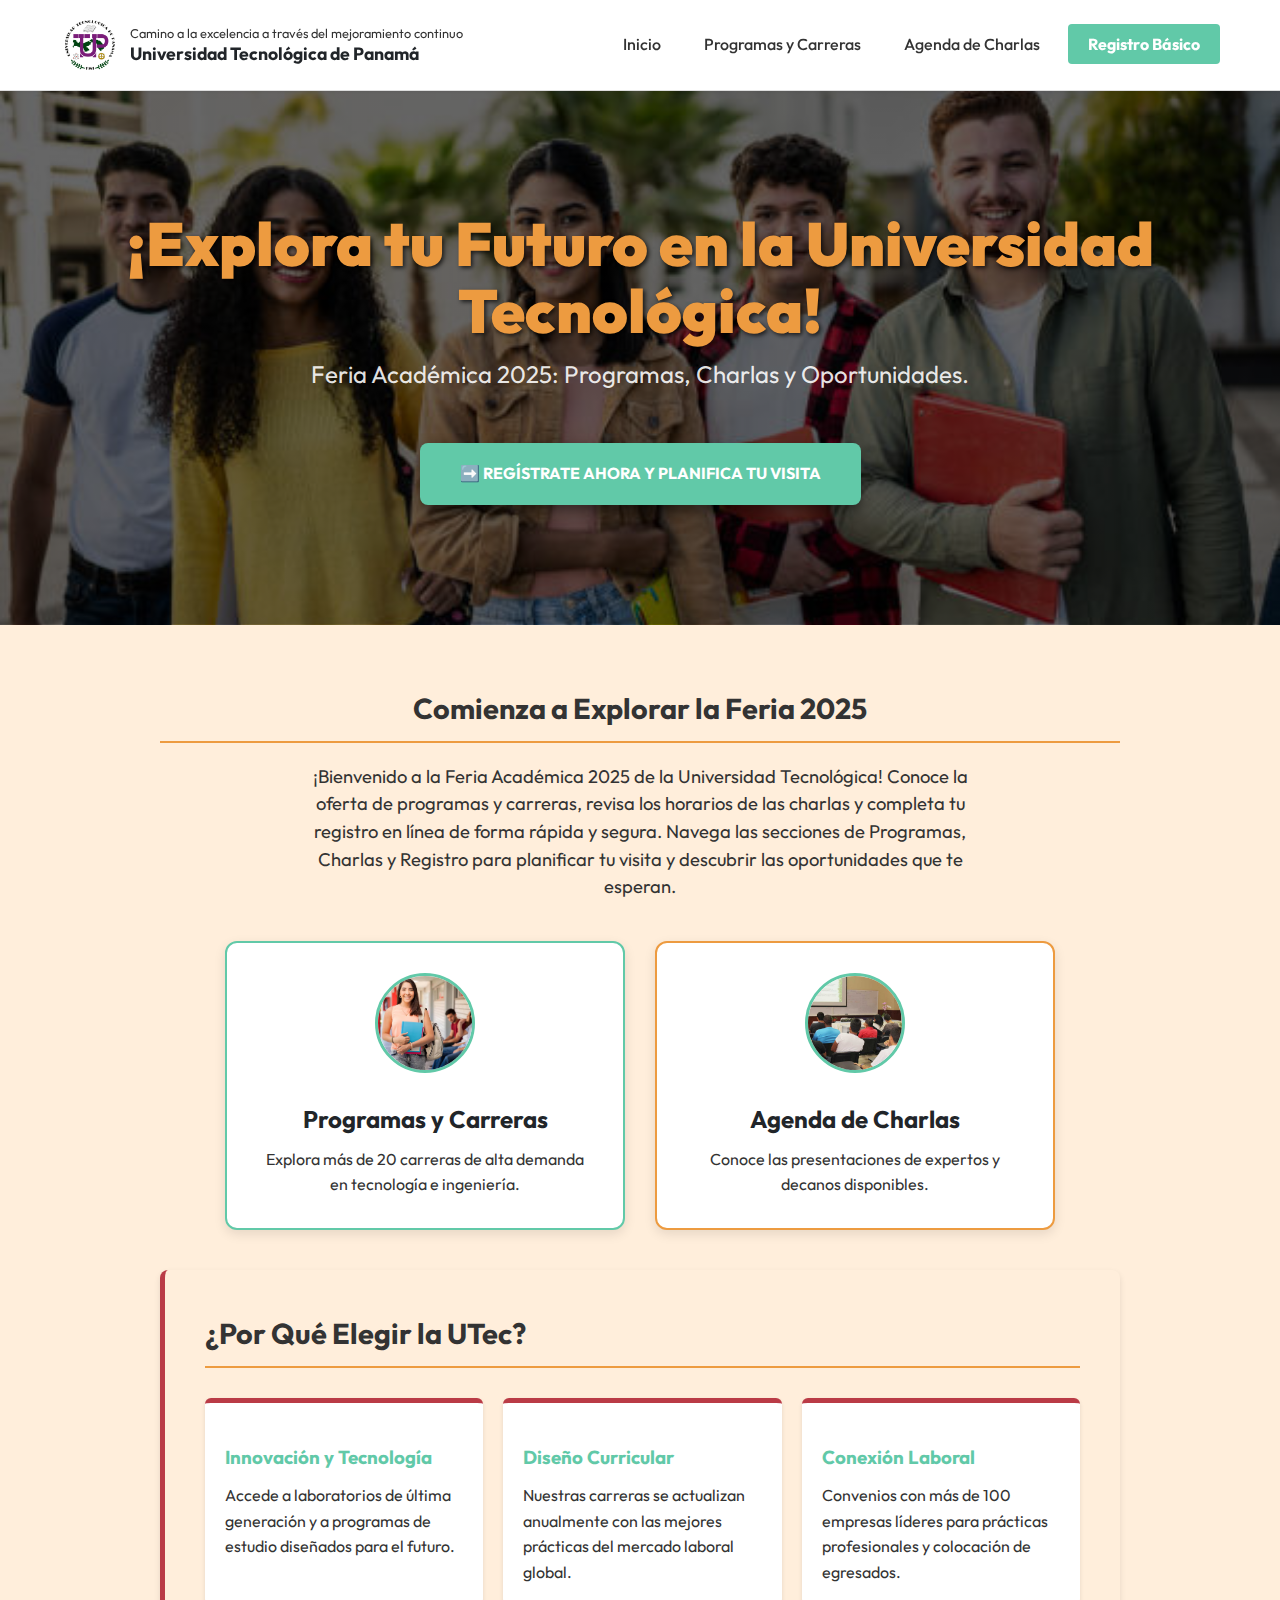
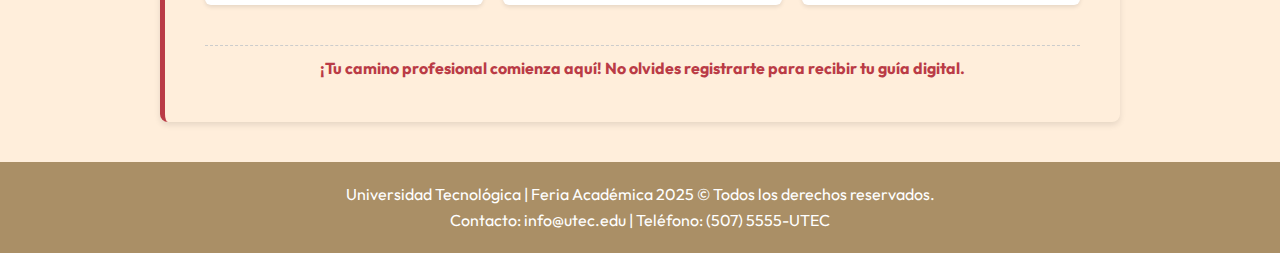
<file: index.html>
<!DOCTYPE html>
<html lang="es">
<head>
    <meta charset="UTF-8">
    <meta name="viewport" content="width=device-width, initial-scale=1.0">
    <title>Feria Académica 2025 | Universidad Tecnológica</title>
    <link rel="stylesheet" href="estilos.css"> 
    <link rel="preconnect" href="https://fonts.googleapis.com">
    <link rel="preconnect" href="https://fonts.gstatic.com" crossorigin>
    <link href="https://fonts.googleapis.com/css2?family=Outfit:wght@100..900&display=swap" rel="stylesheet">
</head>
<body>
    
    <div class="top-bar">
        <div class="nav-container top-nav-content">
            
            <div class="logo-text-container">
                
                <a href="index.html" class="logo-link-img">
                    <img src="img/logo.png" alt="Logo de la Universidad Tecnológica" class="header-logo">
                </a>
                
                <div class="institutional-text">
                    <p class="subtitle">Camino a la excelencia a través del mejoramiento continuo</p>
                    <h1 class="main-title">Universidad Tecnológica de Panamá</h1>
                </div>
            </div>
            
            <nav class="main-navigation">
                <a href="index.html">Inicio</a>
                <a href="carreras.html">Programas y Carreras</a>
                <a href="charlas.html">Agenda de Charlas</a>
                <a href="registro.html" class="nav-cta-button">Registro Básico</a>
            </nav>
        </div>
    </div>
    
    <header class="main-header">
        <h1>¡Explora tu Futuro en la Universidad Tecnológica!</h1>
        <h2>Feria Académica 2025: Programas, Charlas y Oportunidades.</h2>
        
        <a href="registro.html" class="cta-button">
            ➡️ Regístrate Ahora y Planifica tu Visita
        </a>
    </header>
    
    <main class="content-container">
        
        <section class="welcome-info-section">
            <h2 class="phase-title">Comienza a Explorar la Feria 2025</h2>
            <p class="welcome-intro">
                ¡Bienvenido a la Feria Académica 2025 de la Universidad Tecnológica!
Conoce la oferta de programas y carreras, revisa los horarios de las charlas y completa tu registro en línea de forma rápida y segura. Navega las secciones de Programas, Charlas y Registro para planificar tu visita y descubrir las oportunidades que te esperan.
            </p>

            <div class="info-highlight-container">
                
                <div class="info-highlight-card primary-card">
                    <img src="img/universitario.jpg" alt="Estudiantes en Programas" class="highlight-image">
                    <h3>Programas y Carreras</h3>
                    <p>Explora más de 20 carreras de alta demanda en tecnología e ingeniería.</p>
                </div>
                
                <div class="info-highlight-card secondary-card">
                    <img src="img/charlas1.jpg" alt="Charlas y Conferencias" class="highlight-image">
                    <h3>Agenda de Charlas</h3>
                    <p>Conoce las presentaciones de expertos y decanos disponibles.</p>
                </div>
            </div>
        </section>
        
        <section class="primary-bg phase-block">
            <h2 class="phase-title">¿Por Qué Elegir la UTec?</h2>
            
            <div class="maintenance-cards-container">
                
                <article class="maintenance-card">
                    <h3>Innovación y Tecnología</h3>
                    <p>Accede a laboratorios de última generación y a programas de estudio diseñados para el futuro.</p>
                </article>

                <article class="maintenance-card">
                    <h3>Diseño Curricular</h3>
                    <p>Nuestras carreras se actualizan anualmente con las mejores prácticas del mercado laboral global.</p>
                </article>

                <article class="maintenance-card">
                    <h3>Conexión Laboral</h3>
                    <p>Convenios con más de 100 empresas líderes para prácticas profesionales y colocación de egresados.</p>
                </article>
            </div>

            <p class="result" style="text-align: center; margin-top: 40px;">¡Tu camino profesional comienza aquí! No olvides registrarte para recibir tu guía digital.</p>
        </section>

    </main>

    <footer class="footer">
        <p>Universidad Tecnológica | Feria Académica 2025 &copy; Todos los derechos reservados.</p>
        <p>Contacto: info@utec.edu | Teléfono: (507) 5555-UTEC</p>
    </footer>

</body>
</html>
</file>
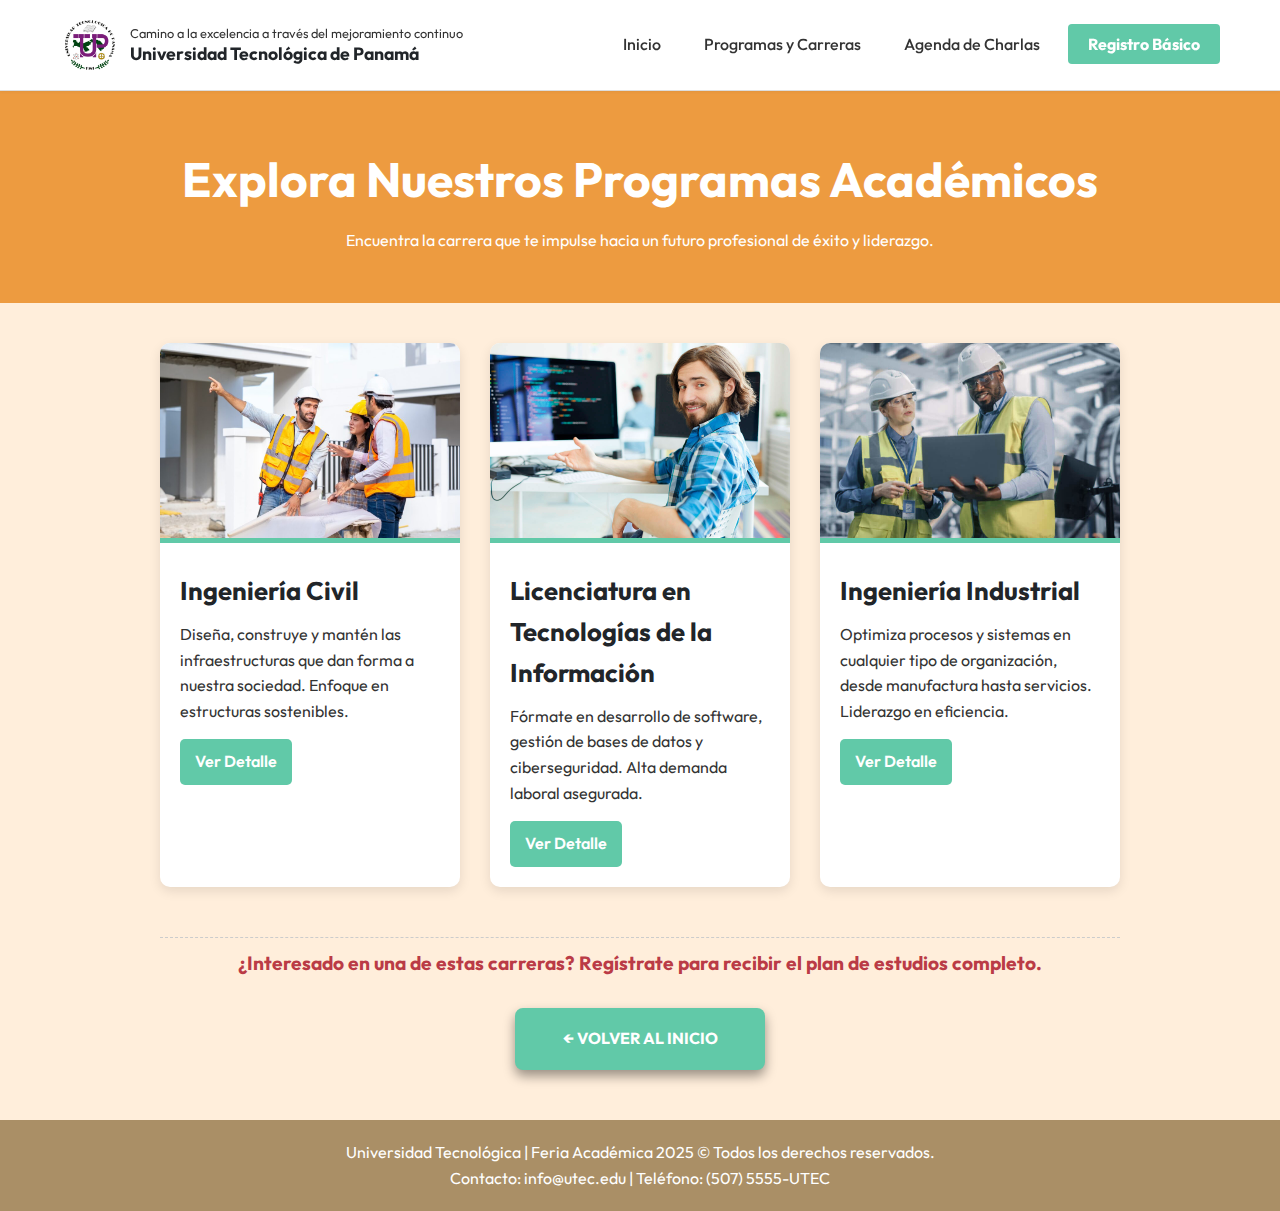
<file: carreras.html>
<!DOCTYPE html>
<html lang="es">
<head>
    <meta charset="UTF-8">
    <meta name="viewport" content="width=device-width, initial-scale=1.0">
    <title>Programas y Carreras | Feria Académica 2025</title>
    <link rel="stylesheet" href="estilos.css"> 
    <link rel="preconnect" href="https://fonts.googleapis.com">
    <link rel="preconnect" href="https://fonts.gstatic.com" crossorigin>
    <link href="https://fonts.googleapis.com/css2?family=Outfit:wght@100..900&display=swap" rel="stylesheet">
</head>
<body>
    
    <div class="top-bar">
        <div class="nav-container top-nav-content">
            <div class="logo-text-container">
                <a href="index.html" class="logo-link-img">
                    <img src="img/logo.png" alt="Logo de la Universidad Tecnológica" class="header-logo">
                </a>
                <div class="institutional-text">
                    <p class="subtitle">Camino a la excelencia a través del mejoramiento continuo</p>
                    <h1 class="main-title">Universidad Tecnológica de Panamá</h1>
                </div>
            </div>
            <nav class="main-navigation">
                <a href="index.html">Inicio</a>
                <a href="carreras.html">Programas y Carreras</a>
                <a href="charlas.html">Agenda de Charlas</a>
                <a href="registro.html" class="nav-cta-button">Registro Básico</a>
            </nav>
        </div>
    </div>
    
    <header class="carreras-header">
        <h1>Explora Nuestros Programas Académicos</h1>
        <p>Encuentra la carrera que te impulse hacia un futuro profesional de éxito y liderazgo.</p>
    </header>
    
    <main class="content-container">

        <section class="carrera-gallery">
            
            <article class="carrera-card">
                <img src="img/ing-civ.jpg" alt="Ingeniería Civil">
                <div class="carrera-content">
                    <h3>Ingeniería Civil</h3>
                    <p>Diseña, construye y mantén las infraestructuras que dan forma a nuestra sociedad. Enfoque en estructuras sostenibles.</p>
                    <a href="registro.html?carrera=civil" class="link-btn">Ver Detalle</a>
                </div>
            </article>

            <article class="carrera-card">
                <img src="img/lic-sist.jpg" alt="Licenciatura en Tecnologías de la Información">
                <div class="carrera-content">
                    <h3>Licenciatura en Tecnologías de la Información</h3>
                    <p>Fórmate en desarrollo de software, gestión de bases de datos y ciberseguridad. Alta demanda laboral asegurada.</p>
                    <a href="registro.html?carrera=ti" class="link-btn">Ver Detalle</a>
                </div>
            </article>

            <article class="carrera-card">
                <img src="img/ing-ind.jpg" alt="Ingeniería Industrial">
                <div class="carrera-content">
                    <h3>Ingeniería Industrial</h3>
                    <p>Optimiza procesos y sistemas en cualquier tipo de organización, desde manufactura hasta servicios. Liderazgo en eficiencia.</p>
                    <a href="registro.html?carrera=industrial" class="link-btn">Ver Detalle</a>
                </div>
            </article>
            
        </section>

        <p class="result" style="text-align: center; margin-top: 50px; font-size: 1.2rem;">
            ¿Interesado en una de estas carreras? Regístrate para recibir el plan de estudios completo.
        </p>
        
        <a href="index.html" class="cta-button" style="display: block; width: 250px; margin: 30px auto 50px; text-align: center;">
            ← Volver al Inicio
        </a>
    </main>

    <footer class="footer">
        <p>Universidad Tecnológica | Feria Académica 2025 &copy; Todos los derechos reservados.</p>
        <p>Contacto: info@utec.edu | Teléfono: (507) 5555-UTEC</p>
    </footer>

</body>
</html>
</file>
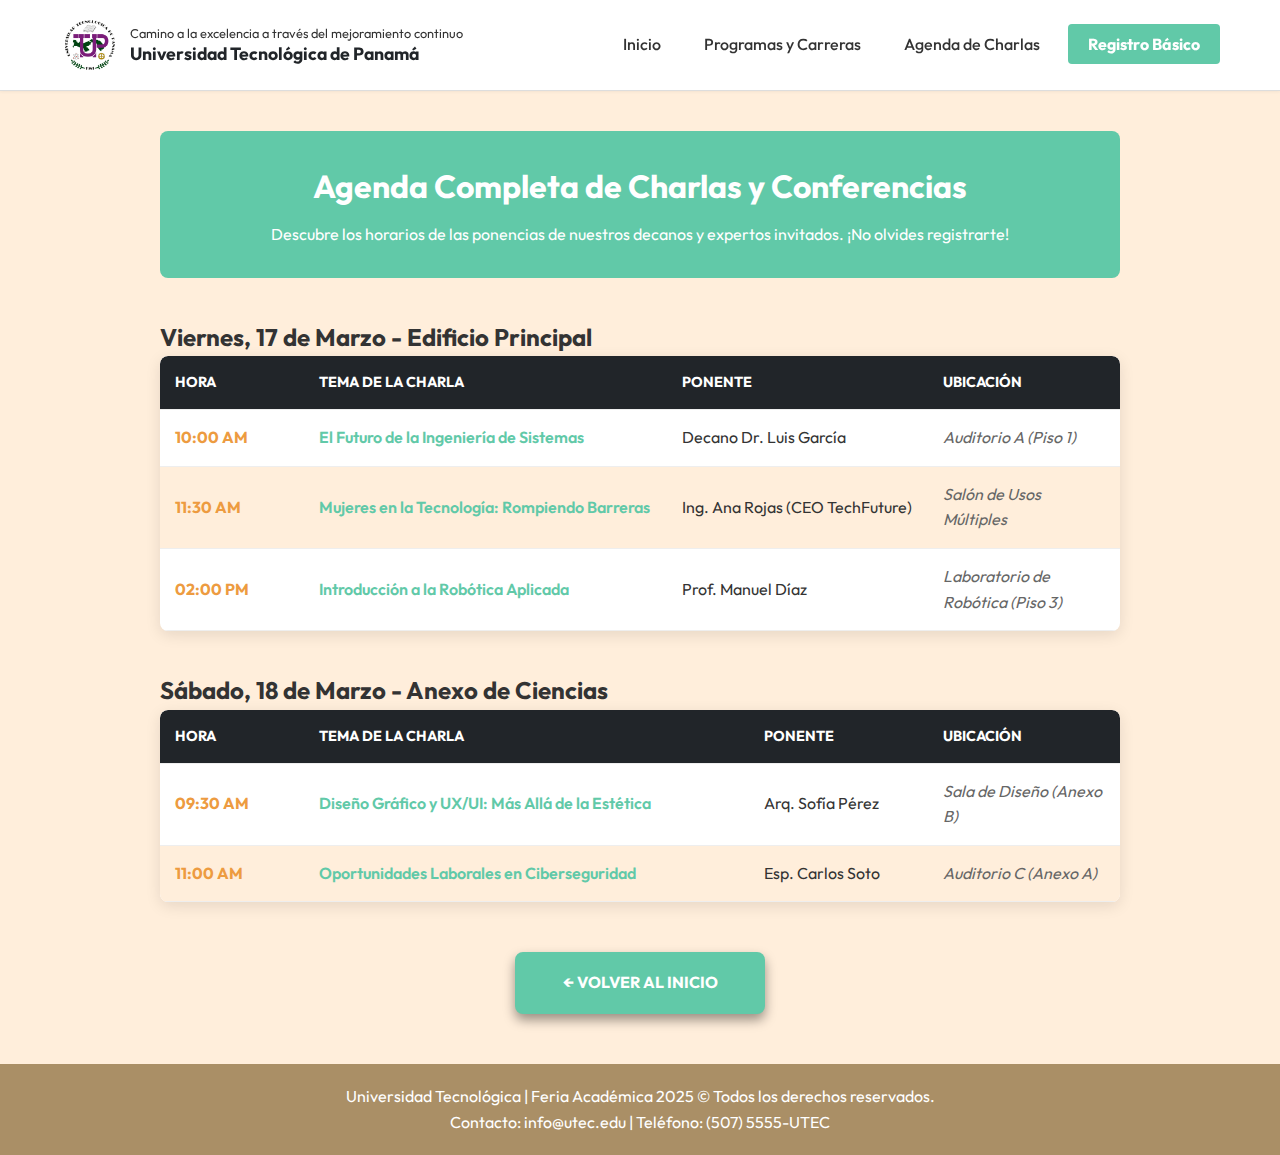
<file: charlas.html>
<!DOCTYPE html>
<html lang="es">
<head>
    <meta charset="UTF-8">
    <meta name="viewport" content="width=device-width, initial-scale=1.0">
    <title>Agenda de Charlas | Feria Académica 2025</title>
    <link rel="stylesheet" href="estilos.css"> 
    <link rel="preconnect" href="https://fonts.googleapis.com">
    <link rel="preconnect" href="https://fonts.gstatic.com" crossorigin>
    <link href="https://fonts.googleapis.com/css2?family=Outfit:wght@100..900&display=swap" rel="stylesheet">
</head>
<body>
    
    <div class="top-bar">
        <div class="nav-container top-nav-content">
            <div class="logo-text-container">
                <a href="index.html" class="logo-link-img">
                    <img src="img/logo.png" alt="Logo de la Universidad Tecnológica" class="header-logo">
                </a>
                <div class="institutional-text">
                    <p class="subtitle">Camino a la excelencia a través del mejoramiento continuo</p>
                    <h1 class="main-title">Universidad Tecnológica de Panamá</h1>
                </div>
            </div>
            <nav class="main-navigation">
                <a href="index.html">Inicio</a>
                <a href="carreras.html">Programas y Carreras</a>
                <a href="charlas.html">Agenda de Charlas</a>
                <a href="registro.html" class="nav-cta-button">Registro Básico</a>
            </nav>
        </div>
    </div>
    
    <main class="content-container">
        
        <header class="schedule-header">
            <h1>Agenda Completa de Charlas y Conferencias</h1>
            <p>Descubre los horarios de las ponencias de nuestros decanos y expertos invitados. ¡No olvides registrarte!</p>
        </header>

        <section>
            <h2>Viernes, 17 de Marzo - Edificio Principal</h2>
            <table class="schedule-table">
                <thead>
                    <tr>
                        <th>Hora</th>
                        <th>Tema de la Charla</th>
                        <th>Ponente</th>
                        <th>Ubicación</th>
                    </tr>
                </thead>
                <tbody>
                    <tr>
                        <td class="time-col" data-label="Hora">10:00 AM</td>
                        <td class="topic-col" data-label="Tema">El Futuro de la Ingeniería de Sistemas</td>
                        <td data-label="Ponente">Decano Dr. Luis García</td>
                        <td class="location-col" data-label="Ubicación">Auditorio A (Piso 1)</td>
                    </tr>
                    <tr>
                        <td class="time-col" data-label="Hora">11:30 AM</td>
                        <td class="topic-col" data-label="Tema">Mujeres en la Tecnología: Rompiendo Barreras</td>
                        <td data-label="Ponente">Ing. Ana Rojas (CEO TechFuture)</td>
                        <td class="location-col" data-label="Ubicación">Salón de Usos Múltiples</td>
                    </tr>
                    <tr>
                        <td class="time-col" data-label="Hora">02:00 PM</td>
                        <td class="topic-col" data-label="Tema">Introducción a la Robótica Aplicada</td>
                        <td data-label="Ponente">Prof. Manuel Díaz</td>
                        <td class="location-col" data-label="Ubicación">Laboratorio de Robótica (Piso 3)</td>
                    </tr>
                </tbody>
            </table>
        </section>

        <section style="margin-top: 40px;">
            <h2>Sábado, 18 de Marzo - Anexo de Ciencias</h2>
            <table class="schedule-table">
                <thead>
                    <tr>
                        <th>Hora</th>
                        <th>Tema de la Charla</th>
                        <th>Ponente</th>
                        <th>Ubicación</th>
                    </tr>
                </thead>
                <tbody>
                    <tr>
                        <td class="time-col" data-label="Hora">09:30 AM</td>
                        <td class="topic-col" data-label="Tema">Diseño Gráfico y UX/UI: Más Allá de la Estética</td>
                        <td data-label="Ponente">Arq. Sofía Pérez</td>
                        <td class="location-col" data-label="Ubicación">Sala de Diseño (Anexo B)</td>
                    </tr>
                    <tr>
                        <td class="time-col" data-label="Hora">11:00 AM</td>
                        <td class="topic-col" data-label="Tema">Oportunidades Laborales en Ciberseguridad</td>
                        <td data-label="Ponente">Esp. Carlos Soto</td>
                        <td class="location-col" data-label="Ubicación">Auditorio C (Anexo A)</td>
                    </tr>
                </tbody>
            </table>
        </section>

        <a href="index.html" class="cta-button" style="display: block; width: 250px; margin: 50px auto; text-align: center;">
            ← Volver al Inicio
        </a>
    </main>

    <footer class="footer">
        <p>Universidad Tecnológica | Feria Académica 2025 &copy; Todos los derechos reservados.</p>
        <p>Contacto: info@utec.edu | Teléfono: (507) 5555-UTEC</p>
    </footer>

</body>
</html>
</file>
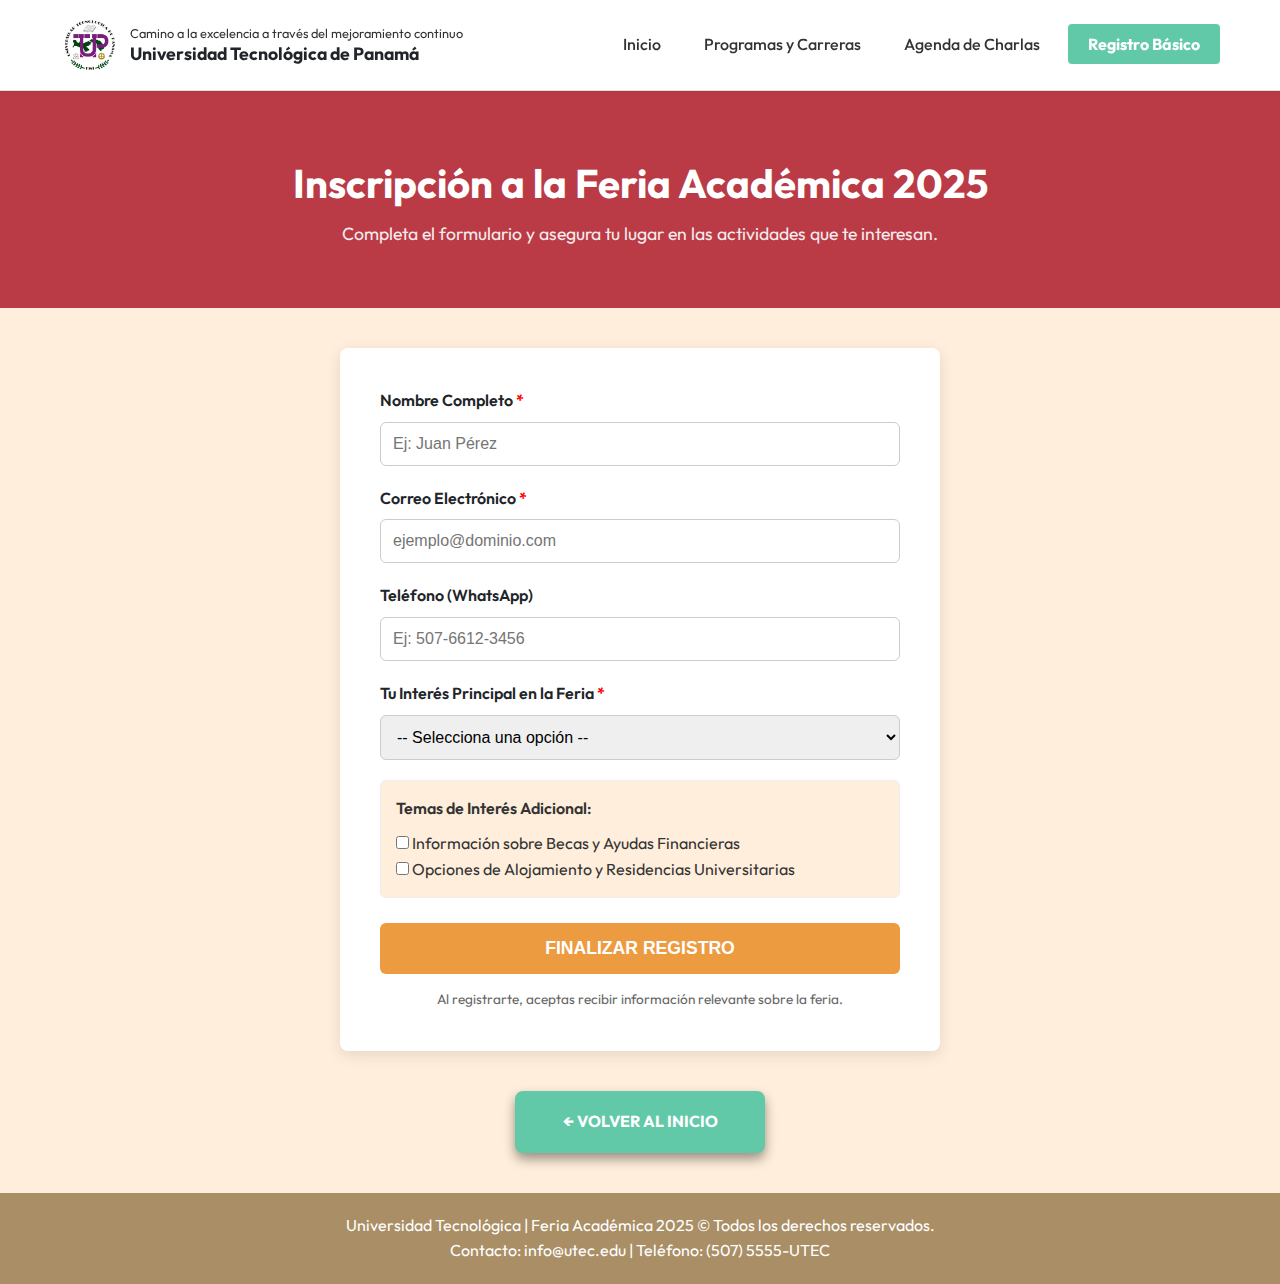
<file: registro.html>
<!DOCTYPE html>
<html lang="es">
<head>
    <meta charset="UTF-8">
    <meta name="viewport" content="width=device-width, initial-scale=1.0">
    <title>Registro Básico | Feria Académica 2025</title>
    <link rel="stylesheet" href="estilos.css"> 
    <link rel="preconnect" href="https://fonts.googleapis.com">
    <link rel="preconnect" href="https://fonts.gstatic.com" crossorigin>
    <link href="https://fonts.googleapis.com/css2?family=Outfit:wght@100..900&display=swap" rel="stylesheet">
</head>
<body>
    
    <div class="top-bar">
        <div class="nav-container top-nav-content">
            <div class="logo-text-container">
                <a href="index.html" class="logo-link-img">
                    <img src="img/logo.png" alt="Logo de la Universidad Tecnológica" class="header-logo">
                </a>
                <div class="institutional-text">
                    <p class="subtitle">Camino a la excelencia a través del mejoramiento continuo</p>
                    <h1 class="main-title">Universidad Tecnológica de Panamá</h1>
                </div>
            </div>
            <nav class="main-navigation">
                <a href="index.html">Inicio</a>
                <a href="carreras.html">Programas y Carreras</a>
                <a href="charlas.html">Agenda de Charlas</a>
                <a href="registro.html" class="nav-cta-button">Registro Básico</a>
            </nav>
        </div>
    </div>
    
    <header class="registration-header">
        <h1>Inscripción a la Feria Académica 2025</h1>
        <p>Completa el formulario y asegura tu lugar en las actividades que te interesan.</p>
    </header>
    
    <main class="content-container">
        <div class="registration-form-container">
            
            <form action="#" method="POST">
                
                <div class="form-group">
                    <label for="name">Nombre Completo <span style="color: red;">*</span></label>
                    <input type="text" id="name" name="name" required placeholder="Ej: Juan Pérez">
                </div>
                
                <div class="form-group">
                    <label for="email">Correo Electrónico <span style="color: red;">*</span></label>
                    <input type="email" id="email" name="email" required placeholder="ejemplo@dominio.com">
                </div>
                
                <div class="form-group">
                    <label for="phone">Teléfono (WhatsApp)</label>
                    <input type="tel" id="phone" name="phone" placeholder="Ej: 507-6612-3456">
                </div>
                
                <div class="form-group">
                    <label for="interest">Tu Interés Principal en la Feria <span style="color: red;">*</span></label>
                    <select id="interest" name="interest" required>
                        <option value="">-- Selecciona una opción --</option>
                        <option value="careers">Conocer Carreras y Programas</option>
                        <option value="talks">Asistir a Charlas y Conferencias</option>
                        <option value="both">Ambos (Carreras y Charlas)</option>
                        <option value="other">Información General</option>
                    </select>
                </div>
                
                <div class="checkbox-group">
                    <p style="margin-bottom: 10px; font-weight: 600;">Temas de Interés Adicional:</p>
                    
                    <div>
                        <input type="checkbox" id="scholarships" name="topics" value="scholarships">
                        <label for="scholarships">Información sobre Becas y Ayudas Financieras</label>
                    </div>
                    
                    <div>
                        <input type="checkbox" id="housing" name="topics" value="housing">
                        <label for="housing">Opciones de Alojamiento y Residencias Universitarias</label>
                    </div>
                </div>
                
                <button type="submit" class="submit-button">
                    FINALIZAR REGISTRO
                </button>
                
                <p style="font-size: 0.85rem; color: #666; text-align: center; margin-top: 15px;">
                    Al registrarte, aceptas recibir información relevante sobre la feria.
                </p>
            </form>
            
        </div>

        <a href="index.html" class="cta-button" style="display: block; width: 250px; margin: 30px auto; text-align: center;">
            ← Volver al Inicio
        </a>
    </main>

    <footer class="footer">
        <p>Universidad Tecnológica | Feria Académica 2025 &copy; Todos los derechos reservados.</p>
        <p>Contacto: info@utec.edu | Teléfono: (507) 5555-UTEC</p>
    </footer>

</body>
</html>
</file>
<file: estilos.css>
/* --- VARIABLES Y CONFIGURACIÓN GLOBAL (PALETA COOLORS FINAL) --- */
:root {
    /* Paleta de Colores Basada en Coolors */
    --color-main-red: #BA3B46;      /* Acento Secundario (Bordes de Tarjeta, Resultados) */
    --color-main-teal: #61C9A8;     /* Navegación y Hover CTA (Verde Cubano) */
    --color-accent-orange: #ED9B40; /* Acento Principal, Botón CTA (Naranja Zanahoria) */
    --color-accent-brown: #AA8F66;  /* Footer y Hover Nav (Caramelo) */
    --color-light-bg: #FFEEDB;      /* Fondo de Contenido Alterno (Blanco Antiguo) */
    
    /* Color principal oscuro para el banner (Estilo moderno/profesional) */
    --color-dark-main: #212529; 

    --color-white: #ffffff;
    --color-text: #333333; /* Color de texto oscuro */
}

* {
    box-sizing: border-box;
    margin: 0;
    padding: 0;
}

body {
    font-family: 'Outfit', sans-serif;
    line-height: 1.6;
    background-color: var(--color-light-bg);
    color: var(--color-text);
}

/* --- BARRA SUPERIOR (TOP-BAR) - Logo, Título y Navegación --- */
.top-bar {
    background-color: var(--color-white); 
    border-bottom: 1px solid #ddd;
    box-shadow: 0 1px 3px rgba(0, 0, 0, 0.05);
    position: sticky; 
    top: 0;
    z-index: 1000;
}

.top-nav-content {
    display: flex;
    justify-content: space-between; 
    align-items: center;
    padding: 15px 20px;
    max-width: 1200px;
    margin: 0 auto;
}

/* --- LOGO Y TEXTO INSTITUCIONAL --- */
.logo-text-container {
    display: flex; 
    align-items: center; 
    text-align: left; 
}

.logo-link-img {
    display: flex; 
}

.header-logo {
    display: block; 
    max-width: 60px; 
    height: auto;
    margin-right: 10px; 
}

.institutional-text {
    line-height: 1.2;
}

.institutional-text .subtitle {
    font-size: 0.8rem;
    color: var(--color-text); 
    font-weight: 400;
    margin-bottom: 2px;
}

.institutional-text .main-title {
    font-size: 1.1rem;
    color: var(--color-dark-main); 
    font-weight: 700;
    margin: 0;
}

/* --- NAVEGACIÓN PRINCIPAL --- */
.main-navigation a {
    color: var(--color-text);
    text-decoration: none;
    font-weight: 500;
    padding: 10px 15px;
    margin-left: 10px;
    transition: color 0.3s, background-color 0.3s;
    border-radius: 4px;
}

.main-navigation a:hover {
    color: var(--color-main-teal);
}

/* --- BOTÓN CTA EN LA BARRA DE NAVEGACIÓN --- */
.nav-cta-button {
    background-color: var(--color-main-teal) !important; 
    color: var(--color-white) !important;
    font-weight: 700 !important;
    padding: 10px 20px !important;
    border-radius: 4px !important;
}

.nav-cta-button:hover {
    background-color: #50b094 !important;
    color: var(--color-white) !important;
}

/* ---------------------------------------------------- */
/* --- HEADER PRINCIPAL (BANNER CON IMAGEN DE FONDO) --- */
/* ---------------------------------------------------- */
.main-header {
    background-image: 
        linear-gradient(rgba(0, 0, 0, 0.6), rgba(0, 0, 0, 0.6)),
        url('../img/universidad.jpg'); 
        
    background-size: cover;
    background-position: center;
    
    color: var(--color-white);
    padding: 120px 20px 120px; 
    text-align: center;
}

.main-header h1 {
    font-size: 3.8rem; 
    font-weight: 900;
    margin-bottom: 10px; 
    line-height: 1.1;
    color: var(--color-accent-orange); 
    text-shadow: 2px 2px 4px rgba(0, 0, 0, 0.7); 
}

.main-header h2 {
    font-size: 1.5rem; 
    font-weight: 400;
    color: rgba(255, 255, 255, 0.9); 
    margin-bottom: 30px; 
}

/* --- BOTÓN CTA (PRINCIPAL) --- */
.cta-button {
    background-color: var(--color-main-teal); 
    color: var(--color-white); 
    border: none;
    padding: 18px 40px; 
    margin-top: 20px;
    cursor: pointer;
    border-radius: 8px; 
    transition: background-color 0.3s, transform 0.1s;
    font-family: 'Outfit', sans-serif;
    font-weight: 700;
    text-transform: uppercase;
    text-decoration: none; 
    display: inline-block; 
    box-shadow: 0 6px 12px rgba(0, 0, 0, 0.4); 
}

.cta-button:hover {
    background-color: var(--color-accent-orange); 
    color: var(--color-text);
    transform: translateY(-2px);
    box-shadow: 0 8px 16px rgba(0, 0, 0, 0.5);
}

/* ------------------------------------------------------------------- */
/* --- SECCIÓN DE BIENVENIDA Y TARJETAS INFORMATIVAS (INDEX) --- */
/* ------------------------------------------------------------------- */

.welcome-info-section {
    padding: 20px 0 40px; 
    text-align: center;
}

.welcome-intro {
    font-size: 1.15rem;
    color: var(--color-text);
    margin: 15px auto 40px;
    max-width: 700px;
    line-height: 1.5;
}

.info-highlight-container {
    display: flex;
    gap: 30px;
    justify-content: center;
    margin-top: 30px;
}

.info-highlight-card {
    flex: 1; 
    max-width: 400px;
    text-align: center; 
    padding: 30px;
    border-radius: 12px;
    transition: transform 0.3s ease, box-shadow 0.3s ease;
    box-shadow: 0 4px 12px rgba(0, 0, 0, 0.1);
    background-color: var(--color-white); 
}

.info-highlight-card:hover {
    transform: translateY(-8px); 
    box-shadow: 0 10px 25px rgba(0, 0, 0, 0.2);
    cursor: default;
}

.highlight-image {
    width: 100px; 
    height: 100px;
    object-fit: cover;
    border-radius: 50%; 
    margin-bottom: 20px;
    border: 3px solid var(--color-main-teal); 
}

.info-highlight-card h3 {
    font-size: 1.5rem;
    margin-bottom: 8px;
    font-weight: 700;
    color: var(--color-dark-main); 
}

.info-highlight-card p {
    font-size: 1rem;
    font-weight: 400;
    color: var(--color-text);
}

/* Estilos Específicos para cada Tarjeta */
.primary-card {
    border: 2px solid var(--color-main-teal); 
}
.secondary-card {
    border: 2px solid var(--color-accent-orange); 
}


/* ------------------------------------------------------------------- */
/* --- ORGANIZACIÓN DEL CONTENIDO Y HIGHLIGHTS INFERIORES --- */
/* ------------------------------------------------------------------- */
.content-container {
    max-width: 1000px;
    margin: 40px auto;
    padding: 0 20px;
}

.phase-block {
    padding: 40px;
    margin-bottom: 30px;
    background-color: var(--color-white);
    border-radius: 8px;
    box-shadow: 0 3px 6px rgba(0, 0, 0, 0.1);
    border-left: 5px solid var(--color-accent-orange);
}

.primary-bg {
    background-color: var(--color-light-bg);
    border-left: 5px solid var(--color-main-red);
}

.phase-title {
    color: var(--color-text); 
    margin-bottom: 20px;
    font-size: 1.8rem;
    border-bottom: 2px solid var(--color-accent-orange);
    padding-bottom: 10px;
}

.phase-block h3 {
    color: var(--color-main-teal);
    margin-top: 20px;
}

.result {
    font-weight: 700;
    color: var(--color-main-red);
    margin-top: 25px;
    padding-top: 10px;
    border-top: 1px dashed #ccc;
}

/* --- TARJETAS DE HIGHLIGHTS INFERIORES (Mantenidas) --- */
.maintenance-cards-container {
    display: flex;
    justify-content: space-between;
    gap: 20px;
    margin-top: 30px;
}

.maintenance-card {
    flex: 1;
    background-color: var(--color-white);
    padding: 20px;
    border-radius: 6px;
    box-shadow: 0 2px 4px rgba(0, 0, 0, 0.1);
    transition: transform 0.3s;
    border-top: 5px solid var(--color-main-red); 
}

.maintenance-card:hover {
    transform: translateY(-5px);
    box-shadow: 0 4px 8px rgba(0, 0, 0, 0.2);
}

.maintenance-card h3 {
    color: var(--color-main-teal);
    margin-bottom: 10px;
}

/* --- FOOTER --- */
.footer {
    background-color: var(--color-accent-brown);
    color: var(--color-white);
    text-align: center;
    padding: 20px;
    margin-top: 40px;
}

/* ------------------------------------------------------------------- */
/* --- ESTILOS ESPECÍFICOS PARA LA PÁGINA DE REGISTRO (REGISTRO.HTML) --- */
/* ------------------------------------------------------------------- */
.registration-header {
    background-color: var(--color-main-red);
    color: var(--color-white);
    padding: 60px 20px;
    text-align: center;
}
.registration-header h1 {
    font-size: 2.5rem;
    margin-bottom: 5px;
}
.registration-header p {
    font-size: 1.1rem;
    opacity: 0.9;
}
.registration-form-container {
    max-width: 600px;
    margin: 40px auto;
    padding: 40px;
    background-color: var(--color-white);
    border-radius: 8px;
    box-shadow: 0 4px 15px rgba(0, 0, 0, 0.1);
}
.form-group {
    margin-bottom: 20px;
}
.form-group label {
    display: block;
    margin-bottom: 8px;
    font-weight: 600;
    color: var(--color-dark-main);
}
.form-group input[type="text"],
.form-group input[type="email"],
.form-group input[type="tel"],
.form-group select {
    width: 100%;
    padding: 12px;
    border: 1px solid #ccc;
    border-radius: 6px;
    font-size: 1rem;
    transition: border-color 0.3s;
}
.form-group input:focus,
.form-group select:focus {
    border-color: var(--color-main-teal);
    outline: none;
    box-shadow: 0 0 5px rgba(97, 201, 168, 0.5);
}
.checkbox-group {
    margin-bottom: 25px;
    padding: 15px;
    border: 1px solid #eee;
    border-radius: 6px;
    background-color: var(--color-light-bg);
}
.checkbox-group label {
    display: inline-block;
    margin-right: 15px;
    font-weight: 400;
}
.submit-button {
    background-color: var(--color-accent-orange);
    color: var(--color-white);
    border: none;
    padding: 15px 30px;
    font-size: 1.1rem;
    font-weight: 700;
    border-radius: 6px;
    cursor: pointer;
    width: 100%;
    transition: background-color 0.3s, transform 0.1s;
}
.submit-button:hover {
    background-color: #d17f30;
    transform: translateY(-1px);
}

/* ------------------------------------------------------------------- */
/* --- ESTILOS PARA HORARIOS.HTML (Tabla Estética) --- */
/* ------------------------------------------------------------------- */
.schedule-header {
    padding: 30px 20px;
    text-align: center;
    background-color: var(--color-main-teal);
    color: var(--color-white);
    margin-bottom: 40px;
    border-radius: 8px;
}
.schedule-header h1 {
    font-size: 2rem;
    margin-bottom: 10px;
}
.schedule-table {
    width: 100%;
    border-collapse: separate;
    border-spacing: 0;
    box-shadow: 0 4px 15px rgba(0, 0, 0, 0.1);
    border-radius: 8px;
    overflow: hidden;
    background-color: var(--color-white);
}

.schedule-table th, .schedule-table td {
    padding: 15px;
    text-align: left;
    border-bottom: 1px solid #eee;
}

.schedule-table th {
    background-color: var(--color-dark-main);
    color: var(--color-white);
    font-weight: 700;
    text-transform: uppercase;
    font-size: 0.9rem;
}
.schedule-table th:first-child {
    border-top-left-radius: 8px;
}
.schedule-table th:last-child {
    border-top-right-radius: 8px;
}

.schedule-table tr:nth-child(even) {
    background-color: var(--color-light-bg);
}
.schedule-table tr:hover {
    background-color: #fff5e0;
}

/* Estilos de columna específicos */
.schedule-table .time-col {
    font-weight: 700;
    color: var(--color-accent-orange);
    width: 15%;
}
.schedule-table .topic-col {
    font-weight: 600;
    color: var(--color-main-teal);
}
.schedule-table .location-col {
    font-style: italic;
    color: #666;
    width: 20%;
}

/* ------------------------------------------------------------------- */
/* --- ESTILOS PARA CARRERAS.HTML (Galería y Tarjetas) --- */
/* ------------------------------------------------------------------- */
.carreras-header {
    padding: 50px 20px;
    text-align: center;
    background-color: var(--color-accent-orange);
    color: var(--color-white);
    margin-bottom: 40px;
}
.carreras-header h1 {
    font-size: 3rem;
    margin-bottom: 10px;
}
.carrera-gallery {
    display: grid;
    grid-template-columns: repeat(auto-fit, minmax(300px, 1fr));
    gap: 30px;
    margin-top: 30px;
}
.carrera-card {
    background-color: var(--color-white);
    border-radius: 10px;
    overflow: hidden;
    box-shadow: 0 4px 12px rgba(0, 0, 0, 0.1);
    transition: transform 0.3s ease, box-shadow 0.3s ease;
}
.carrera-card:hover {
    transform: translateY(-5px);
    box-shadow: 0 8px 20px rgba(0, 0, 0, 0.2);
}
.carrera-card img {
    width: 100%;
    height: 200px;
    object-fit: cover;
    border-bottom: 5px solid var(--color-main-teal);
}
.carrera-content {
    padding: 20px;
}
.carrera-content h3 {
    font-size: 1.6rem;
    color: var(--color-dark-main);
    margin-bottom: 10px;
}
.carrera-content p {
    color: var(--color-text);
    margin-bottom: 15px;
}
.carrera-content .link-btn {
    display: inline-block;
    background-color: var(--color-main-teal);
    color: var(--color-white);
    padding: 10px 15px;
    border-radius: 5px;
    text-decoration: none;
    font-weight: 600;
    transition: background-color 0.3s;
}
.carrera-content .link-btn:hover {
    background-color: var(--color-main-red);
}


/* ------------------------------------------------------------------- */
/* --- DISEÑO ADAPTABLE (RESPONSIVE DESIGN) 📱 --- */
/* ------------------------------------------------------------------- */
@media (max-width: 900px) {
    .main-navigation a {
        padding: 8px 10px;
        margin-left: 5px;
    }
}

@media (max-width: 768px) {
    /* Barra Superior y Navegación Móvil */
    .top-nav-content {
        flex-direction: column;
        padding: 10px 20px;
        gap: 10px;
    }
    
    .logo-text-container {
        flex-direction: column; 
        text-align: center;
    }
    .header-logo {
        max-width: 50px;
        margin-right: 0;
        margin-bottom: 5px;
    }
    .institutional-text .subtitle {
        font-size: 0.7rem;
    }
    .institutional-text .main-title {
        font-size: 1.0rem;
    }
    
    .main-navigation {
        width: 100%;
        text-align: center;
    }
    
    .main-navigation a { 
        display: block;
        padding: 8px 0; 
        margin: 5px 0; 
        border-bottom: 1px solid #eee;
    }
    
    .nav-cta-button {
        margin-top: 10px;
    }
    
    /* Banner Principal Móvil */
    .main-header { 
        padding: 80px 15px 80px; 
    }
    .main-header h1 { 
        font-size: 2.5rem; 
    }
    .main-header h2 { 
        font-size: 1.3rem; 
    }
    
    .cta-button {
        padding: 15px 30px;
    }
    
    /* Tarjetas Informativas Móvil (Index) */
    .info-highlight-container { 
        flex-direction: column;
        gap: 20px;
    }
    
    .info-highlight-card { 
        max-width: 100%; 
        padding: 25px;
    }
    .highlight-image {
        width: 80px; 
        height: 80px;
    }
    
    /* Tarjetas de Highlights Móvil */
    .maintenance-cards-container { 
        flex-direction: column; 
        gap: 15px; 
    }

    /* Registro Móvil */
    .registration-form-container {
        padding: 30px 20px;
        margin: 20px auto;
    }
    .registration-header h1 {
        font-size: 2rem;
    }

    /* Horarios Móvil (Tabla Responsiva) */
    .schedule-table, .schedule-table tbody, .schedule-table tr, .schedule-table td {
        display: block;
        width: 100%;
    }
    .schedule-table thead {
        display: none;
    }
    .schedule-table tr {
        margin-bottom: 15px;
        border: 1px solid #ddd;
        border-radius: 8px;
        box-shadow: 0 2px 4px rgba(0, 0, 0, 0.05);
    }
    .schedule-table td {
        text-align: right;
        padding-left: 50%;
        position: relative;
    }
    .schedule-table td::before {
        content: attr(data-label);
        position: absolute;
        left: 10px;
        width: 45%;
        padding-right: 10px;
        white-space: nowrap;
        font-weight: 700;
        text-align: left;
        color: var(--color-dark-main);
    }
    
    /* Carreras Móvil */
    .carreras-header h1 {
        font-size: 2.5rem;
    }
    .carrera-gallery {
        grid-template-columns: 1fr;
    }
}
</file>
